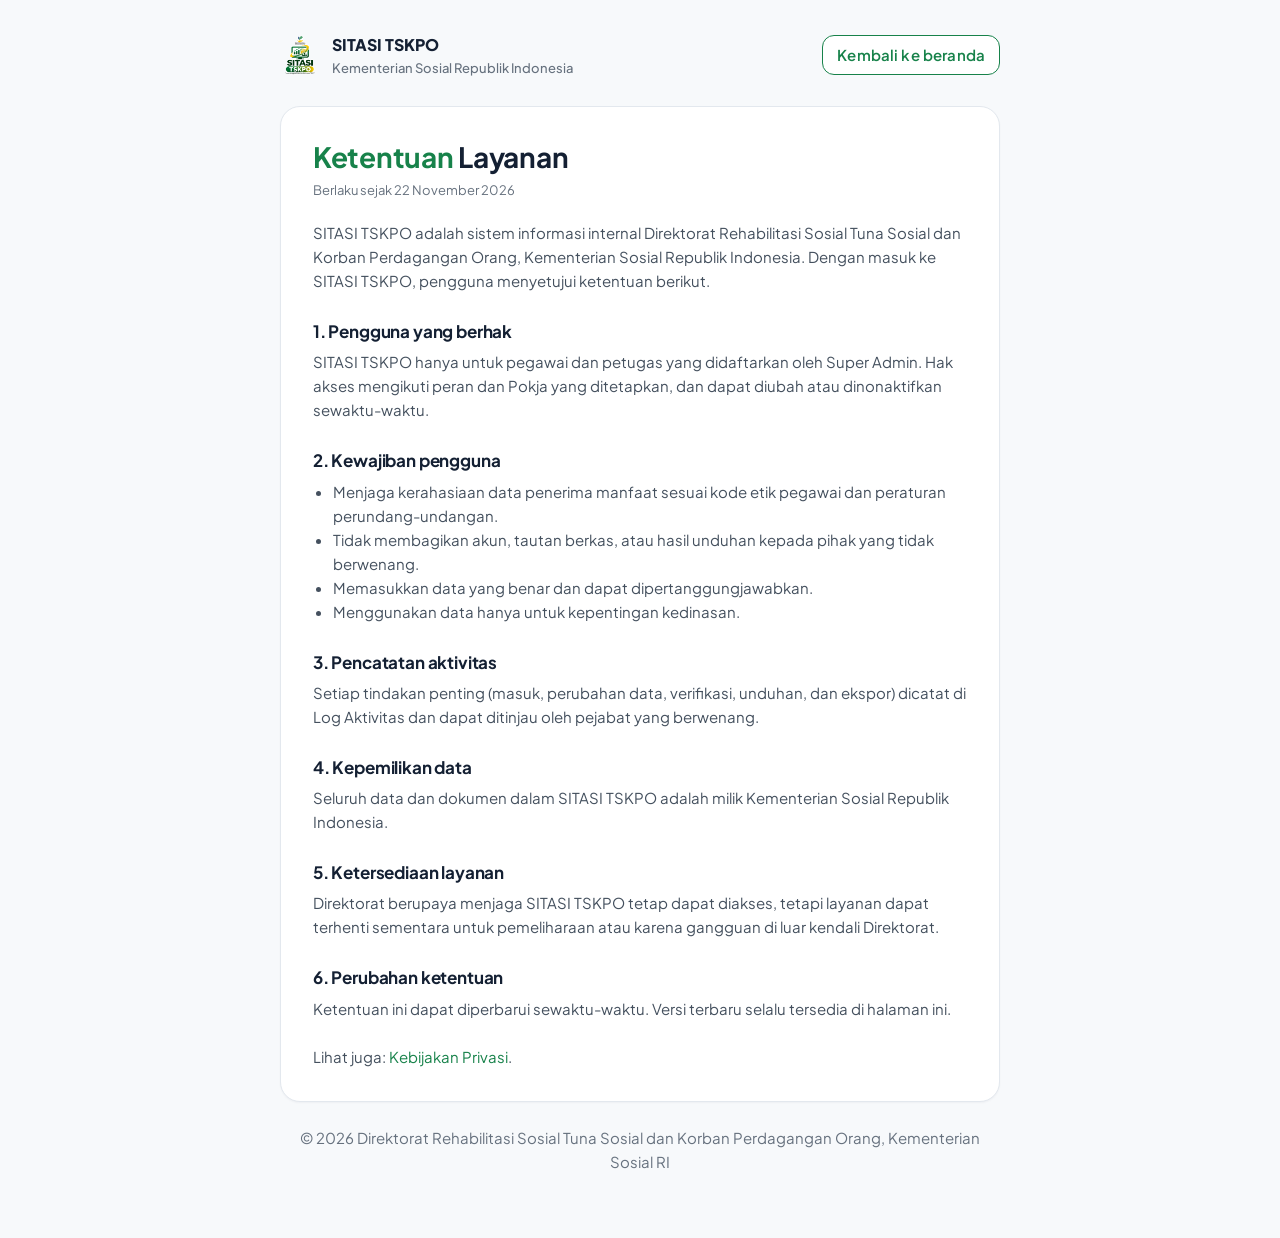
<file: ketentuan.html>
<!DOCTYPE html>
<html lang="id">
<head>
  <meta charset="utf-8">
  <meta name="viewport" content="width=device-width, initial-scale=1">
  <title>Ketentuan Layanan · SITASI TSKPO</title>
  <meta name="description" content="Ketentuan layanan SITASI TSKPO, sistem informasi internal Direktorat Rehabilitasi Sosial Tuna Sosial dan Korban Perdagangan Orang, Kementerian Sosial RI.">
  <meta name="theme-color" content="#17824A">
  <link rel="icon" href="assets/logo-sitasi.png" type="image/png">
  <link rel="apple-touch-icon" href="assets/logo-sitasi.png">
  <link rel="preconnect" href="https://fonts.googleapis.com">
  <link rel="preconnect" href="https://fonts.gstatic.com" crossorigin>
  <link rel="stylesheet" href="https://fonts.googleapis.com/css2?family=Plus+Jakarta+Sans:wght@400;600;700;800&display=swap">
  <link rel="stylesheet" href="css/style.css?v=2.2.0">
  <style>
    .dok { max-width: 760px; margin: 0 auto; padding: 32px 20px 64px; }
    .dok-kepala { display: flex; align-items: center; justify-content: space-between; gap: 12px; flex-wrap: wrap; margin-bottom: 28px; }
    .dok-merek { display: inline-flex; align-items: center; gap: 12px; color: var(--judul); text-decoration: none; font-weight: 800; }
    .dok-merek small { display: block; font-weight: 500; color: var(--redup); font-size: .8125rem; }
    .dok-kartu { background: var(--kartu); border: 1px solid var(--garis); border-radius: var(--r-kartu); padding: 32px; box-shadow: var(--bayang-1); }
    .dok h1 { color: var(--judul); font-size: 1.75rem; line-height: 1.25; margin: 0 0 6px; }
    .dok h1 span { color: var(--hijau); }
    .dok h2 { color: var(--judul); font-size: 1.0625rem; margin: 28px 0 8px; }
    .dok p, .dok li { font-size: .9375rem; }
    .dok ul { padding-left: 20px; margin: 8px 0; }
    .dok .tgl { color: var(--redup); font-size: .8125rem; margin: 0 0 20px; }
    .dok a { color: var(--hijau); }
    .dok a.dok-merek { color: var(--judul); }
    .dok-kaki { margin-top: 24px; color: var(--redup); font-size: .8125rem; text-align: center; }
    @media (max-width: 600px) { .dok-kartu { padding: 22px 18px; } .dok h1 { font-size: 1.4rem; } }
  </style>
</head>
<body>
  <main class="dok">
    <header class="dok-kepala">
      <a class="dok-merek" href="./"><img src="assets/logo-sitasi.png" width="40" height="40" alt="Logo SITASI TSKPO" style="width:40px;height:40px;border-radius:12px;object-fit:contain" onerror="this.outerHTML='<span class=&quot;logo-mono&quot; style=&quot;width:40px;height:40px;border-radius:12px&quot;>ST</span>'"><span>SITASI TSKPO<small>Kementerian Sosial Republik Indonesia</small></span></a>
      <a class="btn btn-secondary btn-sm" href="./">Kembali ke beranda</a>
    </header>

    <article class="dok-kartu">
      <h1><span>Ketentuan</span> Layanan</h1>
      <p class="tgl">Berlaku sejak 22 November 2026</p>

      <p>SITASI TSKPO adalah sistem informasi internal Direktorat Rehabilitasi Sosial Tuna Sosial dan Korban Perdagangan Orang, Kementerian Sosial Republik Indonesia. Dengan masuk ke SITASI TSKPO, pengguna menyetujui ketentuan berikut.</p>

      <h2>1. Pengguna yang berhak</h2>
      <p>SITASI TSKPO hanya untuk pegawai dan petugas yang didaftarkan oleh Super Admin. Hak akses mengikuti peran dan Pokja yang ditetapkan, dan dapat diubah atau dinonaktifkan sewaktu-waktu.</p>

      <h2>2. Kewajiban pengguna</h2>
      <ul>
        <li>Menjaga kerahasiaan data penerima manfaat sesuai kode etik pegawai dan peraturan perundang-undangan.</li>
        <li>Tidak membagikan akun, tautan berkas, atau hasil unduhan kepada pihak yang tidak berwenang.</li>
        <li>Memasukkan data yang benar dan dapat dipertanggungjawabkan.</li>
        <li>Menggunakan data hanya untuk kepentingan kedinasan.</li>
      </ul>

      <h2>3. Pencatatan aktivitas</h2>
      <p>Setiap tindakan penting (masuk, perubahan data, verifikasi, unduhan, dan ekspor) dicatat di Log Aktivitas dan dapat ditinjau oleh pejabat yang berwenang.</p>

      <h2>4. Kepemilikan data</h2>
      <p>Seluruh data dan dokumen dalam SITASI TSKPO adalah milik Kementerian Sosial Republik Indonesia.</p>

      <h2>5. Ketersediaan layanan</h2>
      <p>Direktorat berupaya menjaga SITASI TSKPO tetap dapat diakses, tetapi layanan dapat terhenti sementara untuk pemeliharaan atau karena gangguan di luar kendali Direktorat.</p>

      <h2>6. Perubahan ketentuan</h2>
      <p>Ketentuan ini dapat diperbarui sewaktu-waktu. Versi terbaru selalu tersedia di halaman ini.</p>

      <p style="margin-top:24px">Lihat juga: <a href="privasi.html">Kebijakan Privasi</a>.</p>
    </article>
    <p class="dok-kaki">© 2026 Direktorat Rehabilitasi Sosial Tuna Sosial dan Korban Perdagangan Orang, Kementerian Sosial RI</p>
  </main>
</body>
</html>
</file>
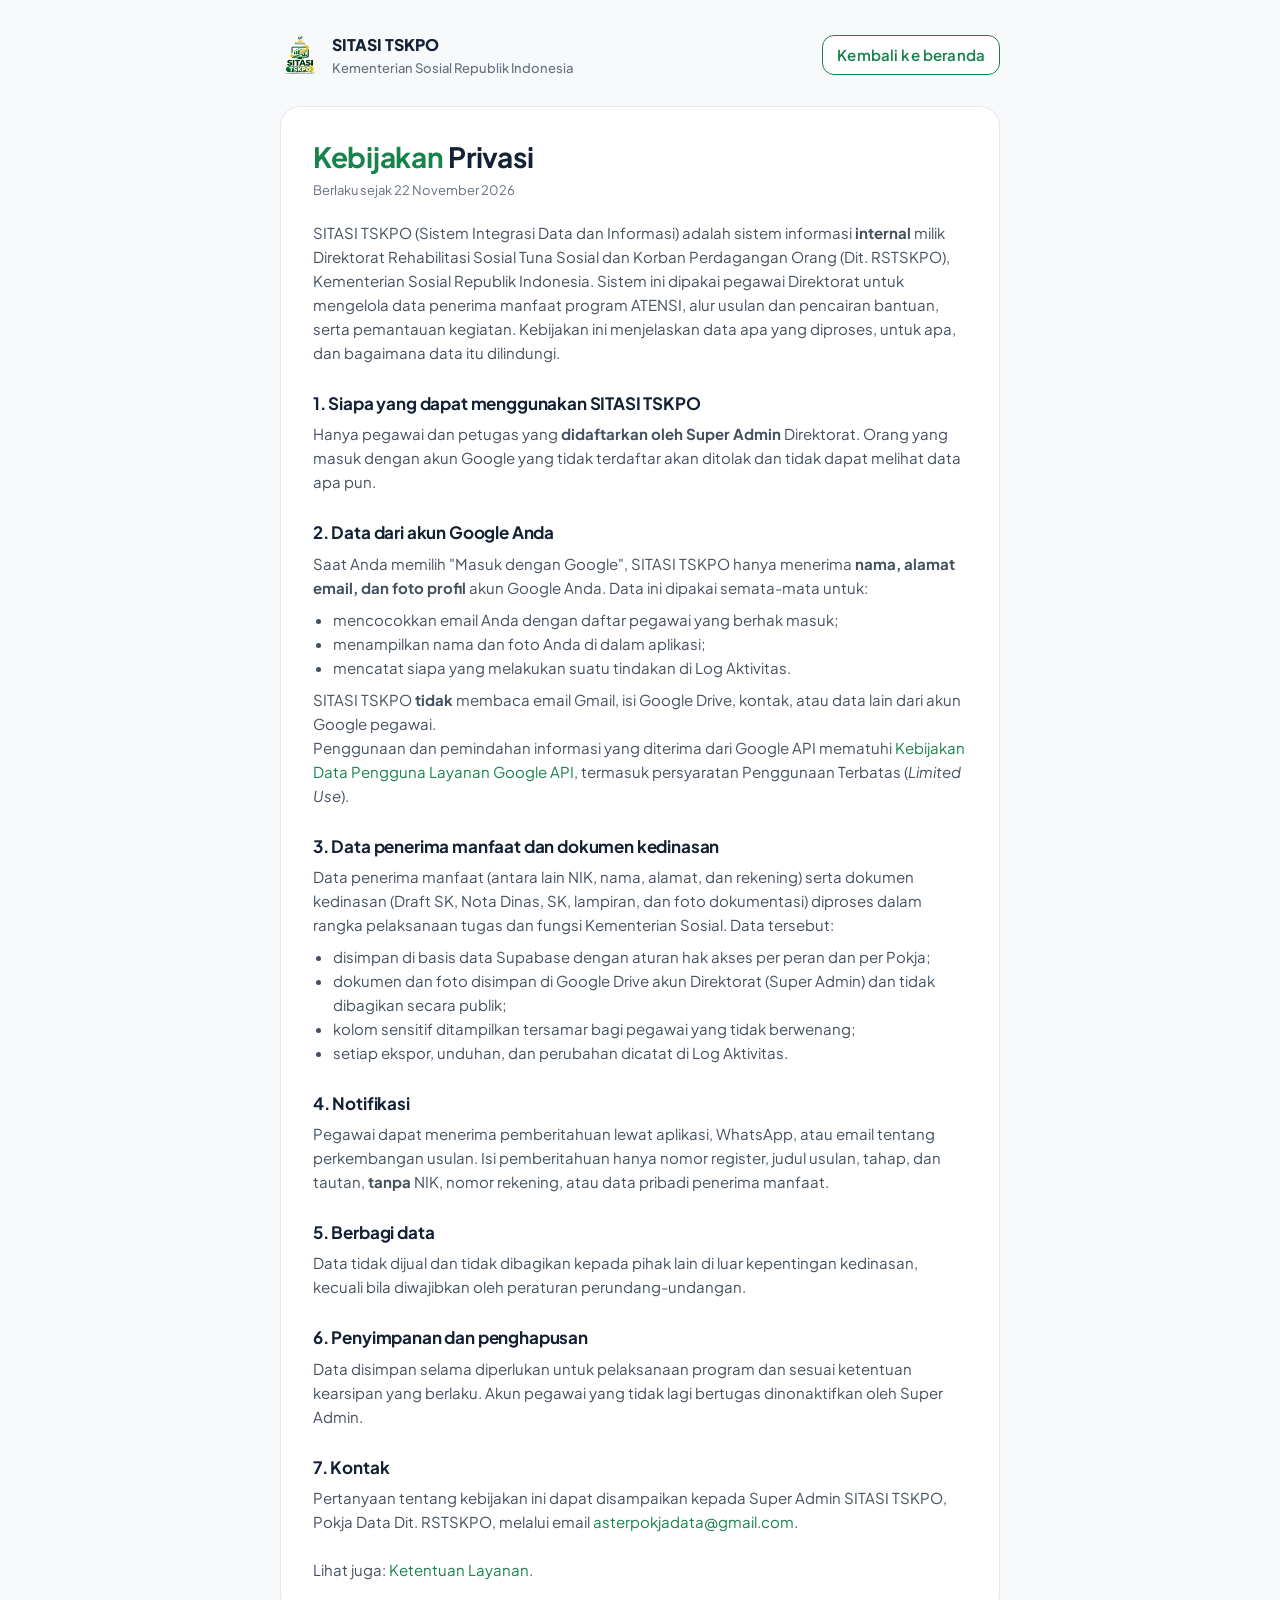
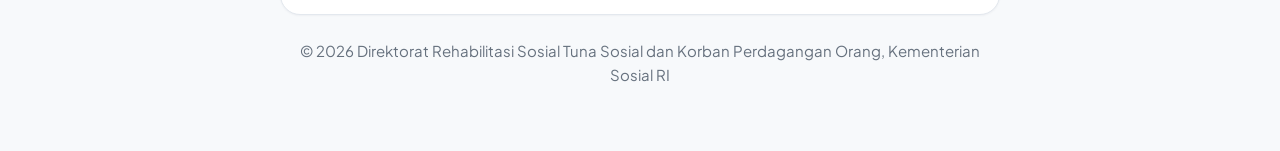
<file: privasi.html>
<!DOCTYPE html>
<html lang="id">
<head>
  <meta charset="utf-8">
  <meta name="viewport" content="width=device-width, initial-scale=1">
  <title>Kebijakan Privasi · SITASI TSKPO</title>
  <meta name="description" content="Kebijakan privasi SITASI TSKPO, sistem informasi internal Direktorat Rehabilitasi Sosial Tuna Sosial dan Korban Perdagangan Orang, Kementerian Sosial RI.">
  <meta name="theme-color" content="#17824A">
  <link rel="icon" href="assets/logo-sitasi.png" type="image/png">
  <link rel="apple-touch-icon" href="assets/logo-sitasi.png">
  <link rel="preconnect" href="https://fonts.googleapis.com">
  <link rel="preconnect" href="https://fonts.gstatic.com" crossorigin>
  <link rel="stylesheet" href="https://fonts.googleapis.com/css2?family=Plus+Jakarta+Sans:wght@400;600;700;800&display=swap">
  <link rel="stylesheet" href="css/style.css?v=2.2.0">
  <style>
    .dok { max-width: 760px; margin: 0 auto; padding: 32px 20px 64px; }
    .dok-kepala { display: flex; align-items: center; justify-content: space-between; gap: 12px; flex-wrap: wrap; margin-bottom: 28px; }
    .dok-merek { display: inline-flex; align-items: center; gap: 12px; color: var(--judul); text-decoration: none; font-weight: 800; }
    .dok-merek small { display: block; font-weight: 500; color: var(--redup); font-size: .8125rem; }
    .dok-kartu { background: var(--kartu); border: 1px solid var(--garis); border-radius: var(--r-kartu); padding: 32px; box-shadow: var(--bayang-1); }
    .dok h1 { color: var(--judul); font-size: 1.75rem; line-height: 1.25; margin: 0 0 6px; }
    .dok h1 span { color: var(--hijau); }
    .dok h2 { color: var(--judul); font-size: 1.0625rem; margin: 28px 0 8px; }
    .dok p, .dok li { font-size: .9375rem; }
    .dok ul { padding-left: 20px; margin: 8px 0; }
    .dok .tgl { color: var(--redup); font-size: .8125rem; margin: 0 0 20px; }
    .dok a { color: var(--hijau); }
    .dok a.dok-merek { color: var(--judul); }
    .dok-kaki { margin-top: 24px; color: var(--redup); font-size: .8125rem; text-align: center; }
    @media (max-width: 600px) { .dok-kartu { padding: 22px 18px; } .dok h1 { font-size: 1.4rem; } }
  </style>
</head>
<body>
  <main class="dok">
    <header class="dok-kepala">
      <a class="dok-merek" href="./"><img src="assets/logo-sitasi.png" width="40" height="40" alt="Logo SITASI TSKPO" style="width:40px;height:40px;border-radius:12px;object-fit:contain" onerror="this.outerHTML='<span class=&quot;logo-mono&quot; style=&quot;width:40px;height:40px;border-radius:12px&quot;>ST</span>'"><span>SITASI TSKPO<small>Kementerian Sosial Republik Indonesia</small></span></a>
      <a class="btn btn-secondary btn-sm" href="./">Kembali ke beranda</a>
    </header>

    <article class="dok-kartu">
      <h1><span>Kebijakan</span> Privasi</h1>
      <p class="tgl">Berlaku sejak 22 November 2026</p>

      <p>SITASI TSKPO (Sistem Integrasi Data dan Informasi) adalah sistem informasi <b>internal</b> milik Direktorat Rehabilitasi Sosial Tuna Sosial dan Korban Perdagangan Orang (Dit. RSTSKPO), Kementerian Sosial Republik Indonesia. Sistem ini dipakai pegawai Direktorat untuk mengelola data penerima manfaat program ATENSI, alur usulan dan pencairan bantuan, serta pemantauan kegiatan. Kebijakan ini menjelaskan data apa yang diproses, untuk apa, dan bagaimana data itu dilindungi.</p>

      <h2>1. Siapa yang dapat menggunakan SITASI TSKPO</h2>
      <p>Hanya pegawai dan petugas yang <b>didaftarkan oleh Super Admin</b> Direktorat. Orang yang masuk dengan akun Google yang tidak terdaftar akan ditolak dan tidak dapat melihat data apa pun.</p>

      <h2>2. Data dari akun Google Anda</h2>
      <p>Saat Anda memilih "Masuk dengan Google", SITASI TSKPO hanya menerima <b>nama, alamat email, dan foto profil</b> akun Google Anda. Data ini dipakai semata-mata untuk:</p>
      <ul>
        <li>mencocokkan email Anda dengan daftar pegawai yang berhak masuk;</li>
        <li>menampilkan nama dan foto Anda di dalam aplikasi;</li>
        <li>mencatat siapa yang melakukan suatu tindakan di Log Aktivitas.</li>
      </ul>
      <p>SITASI TSKPO <b>tidak</b> membaca email Gmail, isi Google Drive, kontak, atau data lain dari akun Google pegawai.</p>
      <p>Penggunaan dan pemindahan informasi yang diterima dari Google API mematuhi <a href="https://developers.google.com/terms/api-services-user-data-policy" target="_blank" rel="noopener">Kebijakan Data Pengguna Layanan Google API</a>, termasuk persyaratan Penggunaan Terbatas (<i>Limited Use</i>).</p>

      <h2>3. Data penerima manfaat dan dokumen kedinasan</h2>
      <p>Data penerima manfaat (antara lain NIK, nama, alamat, dan rekening) serta dokumen kedinasan (Draft SK, Nota Dinas, SK, lampiran, dan foto dokumentasi) diproses dalam rangka pelaksanaan tugas dan fungsi Kementerian Sosial. Data tersebut:</p>
      <ul>
        <li>disimpan di basis data Supabase dengan aturan hak akses per peran dan per Pokja;</li>
        <li>dokumen dan foto disimpan di Google Drive akun Direktorat (Super Admin) dan tidak dibagikan secara publik;</li>
        <li>kolom sensitif ditampilkan tersamar bagi pegawai yang tidak berwenang;</li>
        <li>setiap ekspor, unduhan, dan perubahan dicatat di Log Aktivitas.</li>
      </ul>

      <h2>4. Notifikasi</h2>
      <p>Pegawai dapat menerima pemberitahuan lewat aplikasi, WhatsApp, atau email tentang perkembangan usulan. Isi pemberitahuan hanya nomor register, judul usulan, tahap, dan tautan, <b>tanpa</b> NIK, nomor rekening, atau data pribadi penerima manfaat.</p>

      <h2>5. Berbagi data</h2>
      <p>Data tidak dijual dan tidak dibagikan kepada pihak lain di luar kepentingan kedinasan, kecuali bila diwajibkan oleh peraturan perundang-undangan.</p>

      <h2>6. Penyimpanan dan penghapusan</h2>
      <p>Data disimpan selama diperlukan untuk pelaksanaan program dan sesuai ketentuan kearsipan yang berlaku. Akun pegawai yang tidak lagi bertugas dinonaktifkan oleh Super Admin.</p>

      <h2>7. Kontak</h2>
      <p>Pertanyaan tentang kebijakan ini dapat disampaikan kepada Super Admin SITASI TSKPO, Pokja Data Dit. RSTSKPO, melalui email <a href="mailto:asterpokjadata@gmail.com">asterpokjadata@gmail.com</a>.</p>

      <p style="margin-top:24px">Lihat juga: <a href="ketentuan.html">Ketentuan Layanan</a>.</p>
    </article>
    <p class="dok-kaki">© 2026 Direktorat Rehabilitasi Sosial Tuna Sosial dan Korban Perdagangan Orang, Kementerian Sosial RI</p>
  </main>
</body>
</html>
</file>
<file: css/style.css>
/* =====================================================================
   SITASI TSKPO — Design System v4 (sumber: DESIGN.md)
   Satuan teks memakai rem supaya tombol A+ memperbesar seluruh teks.
   ===================================================================== */

:root {
  --hijau: #17824A; --hijau-hover: #126A3C; --hijau-tekan: #0E5530;
  --hijau-tint: #E6F4EC; --hijau-lembut: #CFE9DA; --hijau-garis: #BFE0CD; --hijau-latar: #F2F7F4;
  --biru: #2A4B8D; --biru-tint: #E6ECF7; --biru-teks: #1F3C73;
  --emas: #E7B416; --emas-tint: #FBF0CC; --emas-teks: #4A3A05; --emas-teks2: #6B4E08;
  --merah: #A12D1F; --merah-tint: #FDE7E3;
  --judul: #142033; --teks: #44505E; --redup: #66717E;
  --latar: #F7F9FB; --kartu: #FFFFFF; --garis: #E3E8EE; --garis-halus: #EEF1F4;
  --gelap: #0B3B2A; --gelap-naik: #12503A; --gelap-navy: #12264A;
  --gelap-teks: #F2F8F4; --gelap-teks2: #B9CFC3;

  --r-kartu: 20px; --r-kontrol: 12px; --r-chip: 10px; --r-pil: 9999px;
  --bayang-1: 0 1px 2px rgba(20,32,51,.04);
  --bayang-2: 0 8px 24px rgba(20,32,51,.08);
  --bayang-3: 0 12px 32px rgba(20,32,51,.12);
  --ease: cubic-bezier(.2,.8,.2,1);
  --sidebar: 280px; --topbar: 72px;
  --font: 'Plus Jakarta Sans', system-ui, -apple-system, 'Segoe UI', Roboto, sans-serif;
  --mono: ui-monospace, 'SFMono-Regular', Menlo, Consolas, monospace;
}

/* ---------------------------------------------------------------- dasar */
*, *::before, *::after { box-sizing: border-box; }
html { font-size: 100%; -webkit-text-size-adjust: 100%; scroll-behavior: smooth; }
html.teks-112 { font-size: 112.5%; }
html.teks-125 { font-size: 125%; }
body {
  margin: 0; font-family: var(--font); font-size: 1rem; line-height: 1.6;
  color: var(--teks); background: var(--latar);
  -webkit-font-smoothing: antialiased; text-rendering: optimizeLegibility;
}
h1, h2, h3, h4 { color: var(--judul); line-height: 1.25; margin: 0; letter-spacing: -0.01em; }
p { margin: 0; }
a { color: var(--biru); text-decoration: none; }
a:hover { text-decoration: underline; }
img { max-width: 100%; display: block; }
button, input, select, textarea { font: inherit; color: inherit; }
button { cursor: pointer; }
:focus-visible { outline: 2px solid var(--biru); outline-offset: 2px; border-radius: 6px; }
.angka, .tnum { font-variant-numeric: tabular-nums; }
.mono { font-family: var(--mono); font-size: .875rem; }
.redup { color: var(--redup); }
.sr-only { position: absolute; width: 1px; height: 1px; padding: 0; margin: -1px; overflow: hidden; clip: rect(0 0 0 0); white-space: nowrap; border: 0; }
.ik { flex: none; display: inline-block; vertical-align: middle; }
[hidden] { display: none !important; }
::selection { background: var(--hijau-lembut); color: var(--judul); }

/* ---------------------------------------------------------------- pola judul */
.pill {
  display: inline-flex; align-items: center; gap: 6px; height: 28px; padding: 0 12px;
  border-radius: var(--r-pil); background: var(--emas-tint); color: var(--emas-teks);
  font-size: .8125rem; font-weight: 700; letter-spacing: .06em; text-transform: uppercase; white-space: nowrap;
}
.pill::before { content: ''; width: 6px; height: 6px; border-radius: 50%; background: var(--emas); }
.pill.tanpa-titik::before { display: none; }
.hl {
  position: relative; display: inline; padding: 0 10px; border-radius: var(--r-chip);
  background: var(--emas-tint); color: var(--judul);
  -webkit-box-decoration-break: clone; box-decoration-break: clone;
}

.page-head {
  display: flex; align-items: center; gap: 24px; margin-bottom: 24px;
  background: var(--kartu); border: 1px solid var(--garis); border-radius: var(--r-kartu);
  padding: 24px 28px; box-shadow: var(--bayang-1);
}
.page-head-main { flex: 1 1 auto; min-width: 0; display: grid; gap: 10px; justify-items: start; }
.page-title {
  font-size: 2rem; font-weight: 800; letter-spacing: -0.02em; line-height: 1.3;
}
.page-sub { color: var(--redup); font-size: 1rem; max-width: 72ch; }
.page-actions { display: flex; flex-wrap: wrap; gap: 10px; align-items: center; justify-content: flex-end; flex: none; }
.status-chip {
  display: inline-flex; align-items: center; gap: 8px; height: 32px; padding: 0 12px;
  border: 1px solid var(--garis); border-radius: var(--r-pil); background: #fff;
  font-size: .8125rem; font-weight: 600; color: var(--teks); white-space: nowrap;
}
.status-chip .titik { width: 8px; height: 8px; border-radius: 50%; background: var(--hijau); box-shadow: 0 0 0 3px var(--hijau-tint); }

/* ---------------------------------------------------------------- tombol */
.btn {
  position: relative; overflow: hidden; isolation: isolate;
  display: inline-flex; align-items: center; justify-content: center; gap: 8px;
  min-height: 48px; padding: 0 20px; border-radius: var(--r-kontrol);
  border: 1px solid transparent; background: transparent; color: var(--teks);
  font-size: 1rem; font-weight: 600; letter-spacing: .01em; line-height: 1.2; white-space: nowrap;
  text-decoration: none !important; user-select: none;
  transition: background-color .2s var(--ease), color .2s var(--ease), border-color .2s var(--ease),
              border-radius .2s var(--ease), box-shadow .2s var(--ease), transform .12s var(--ease);
}
.btn:active { transform: scale(.96); }
.btn[disabled], .btn.is-loading { pointer-events: none; }
.btn[disabled] { background: #EAEFEE !important; color: var(--redup) !important; border-color: transparent !important; box-shadow: none !important; }
.btn .arah { transition: transform .2s var(--ease); }
.btn:hover .arah, .btn:focus-visible .arah { transform: translateX(4px); }
.btn-primary { background: var(--hijau); color: #fff; }
.btn-primary:hover, .btn-primary:focus-visible { background: var(--hijau-hover); border-radius: 24px; box-shadow: 0 8px 20px -8px rgba(23,130,74,.55); }
.btn-primary:active { background: var(--hijau-tekan); }
.btn-secondary { background: #fff; border-color: var(--hijau); color: var(--hijau); }
.btn-secondary::after {
  content: ''; position: absolute; inset: 0; z-index: -1; background: var(--hijau-tint);
  transform: scaleX(0); transform-origin: left; transition: transform .25s var(--ease);
}
.btn-secondary:hover::after, .btn-secondary:focus-visible::after { transform: scaleX(1); }
.btn-secondary:hover { color: var(--hijau-tekan); }
.btn-blue { background: var(--biru); color: #fff; }
.btn-blue:hover { background: #223E74; }
.btn-ghost { color: var(--teks); }
.btn-ghost:hover, .btn-ghost:focus-visible { background: var(--hijau-tint); color: var(--judul); }
.btn-danger { background: var(--merah); color: #fff; }
.btn-danger:hover { background: #86251A; }
.btn-white { background: #fff; color: var(--gelap); }
.btn-white:hover, .btn-white:focus-visible { box-shadow: 0 0 0 4px rgba(231,180,22,.35), 0 10px 30px -10px rgba(231,180,22,.6); }
.btn-outline-white { border-color: rgba(255,255,255,.45); color: #fff; }
.btn-outline-white:hover { background: rgba(255,255,255,.1); }
.btn-lg { min-height: 56px; padding: 0 26px; font-size: 1.0625rem; }
.btn-sm { min-height: 40px; padding: 0 14px; font-size: .9375rem; }
.btn-block { width: 100%; }
.btn-icon { width: 44px; min-height: 44px; padding: 0; border-radius: var(--r-kontrol); color: var(--teks); }
.btn-icon:hover, .btn-icon:focus-visible { background: var(--hijau-tint); color: var(--judul); }
.btn .spinner { width: 18px; height: 18px; border-radius: 50%; border: 2px solid currentColor; border-right-color: transparent; animation: putar .7s linear infinite; }
.ripple { position: absolute; border-radius: 50%; pointer-events: none; z-index: 0; transform: scale(0); opacity: .45; background: currentColor; animation: riak .5s var(--ease) forwards; }
.btn-primary .ripple, .btn-blue .ripple, .btn-danger .ripple { background: #fff; }
@keyframes riak { to { transform: scale(2.6); opacity: 0; } }
@keyframes putar { to { transform: rotate(360deg); } }

.tautan-btn { background: none; border: 0; padding: 0; color: var(--biru); font-weight: 600; display: inline-flex; gap: 6px; align-items: center; min-height: 44px; }
.tautan-btn:hover { text-decoration: underline; }

/* ---------------------------------------------------------------- kartu */
.card { background: var(--kartu); border: 1px solid var(--garis); border-radius: var(--r-kartu); box-shadow: var(--bayang-1); padding: 24px; }
.card + .card { margin-top: 24px; }
.card-head { display: flex; align-items: center; gap: 14px; margin-bottom: 16px; flex-wrap: wrap; }
.card-head .ubin { flex: none; }
.card-title { font-size: 1.25rem; font-weight: 700; }
.card-sub { color: var(--redup); font-size: .9375rem; margin-top: 2px; }
.card-head .spacer { flex: 1; }
.card-click { cursor: pointer; transition: transform .2s var(--ease), box-shadow .2s var(--ease), border-color .2s var(--ease); }
.card-click:hover { transform: translateY(-4px); box-shadow: var(--bayang-2); border-color: var(--hijau-garis); }
.card-click:hover .ubin { transform: scale(1.05); }
.card-click:active { transform: scale(.98); }
.ubin {
  width: 44px; height: 44px; border-radius: 14px; display: grid; place-items: center;
  background: var(--hijau-tint); color: var(--hijau); transition: transform .2s var(--ease);
}
.ubin.biru { background: var(--biru-tint); color: var(--biru); }
.ubin.emas { background: var(--emas-tint); color: var(--emas-teks2); }
.ubin.merah { background: var(--merah-tint); color: var(--merah); }
.info-card { display: flex; gap: 12px; align-items: flex-start; padding: 16px 18px; border-radius: 16px; background: var(--hijau-latar); color: var(--judul); font-size: .9375rem; }
.info-card.biru { background: var(--biru-tint); }
.info-card.emas { background: var(--emas-tint); color: var(--emas-teks); }
.info-card .ik { margin-top: 2px; color: var(--hijau); }
.info-card.biru .ik { color: var(--biru); }
.info-card.emas .ik { color: var(--emas-teks2); }

.grid { display: grid; gap: 24px; }
.grid-2 { grid-template-columns: repeat(2, minmax(0, 1fr)); }
.grid-3 { grid-template-columns: repeat(3, minmax(0, 1fr)); }
.grid-4 { grid-template-columns: repeat(4, minmax(0, 1fr)); }
.stack { display: grid; gap: 24px; }

/* ---------------------------------------------------------------- KPI */
.kpi-row { display: grid; gap: 24px; grid-template-columns: repeat(var(--kolom, 4), minmax(0, 1fr)); margin-bottom: 24px; }
.kpi {
  --t: #DDF1E8; --s: #17824A;
  position: relative; min-height: 148px; padding: 24px; border-radius: var(--r-kartu);
  background: linear-gradient(180deg, var(--t), color-mix(in srgb, var(--t) 70%, #fff));
  border: 1px solid color-mix(in srgb, var(--s) 16%, transparent);
  display: flex; flex-direction: column; gap: 6px; overflow: hidden;
}
.kpi.sky { --t: #E0F1FA; --s: #4FA8E0; } .kpi.gold { --t: #FBF0CC; --s: #E7B416; }
.kpi.coral { --t: #FCE4DE; --s: #D9644A; } .kpi.teal { --t: #D9F0EF; --s: #12A5A0; }
.kpi.violet { --t: #ECE9F7; --s: #7B5EC2; } .kpi.orange { --t: #FCE9D6; --s: #E58A2E; }
.kpi.blue { --t: #E6ECF7; --s: #2A4B8D; }
.kpi-badge {
  position: absolute; top: 18px; right: 18px; width: 48px; height: 48px; border-radius: 50%;
  display: grid; place-items: center; background: var(--s); color: #fff;
  box-shadow: 0 8px 18px -8px var(--s);
}
.kpi.gold .kpi-badge, .kpi.sky .kpi-badge, .kpi.teal .kpi-badge, .kpi.orange .kpi-badge { color: var(--judul); }
.kpi-label { font-size: .8125rem; font-weight: 700; letter-spacing: .06em; text-transform: uppercase; color: var(--teks); padding-right: 60px; }
.kpi-num {
  margin-top: auto; color: var(--judul); font-weight: 800; letter-spacing: -0.02em; line-height: 1.1;
  font-size: clamp(1.75rem, 2.4vw, 2.75rem); white-space: nowrap; font-variant-numeric: tabular-nums;
  overflow: hidden; text-overflow: clip;
}
.kpi-num small { font-size: .45em; font-weight: 700; color: var(--teks); margin-left: 6px; letter-spacing: 0; }
.kpi-note { font-size: .875rem; color: var(--teks); }

/* ---------------------------------------------------------------- lencana & chip */
.badge {
  display: inline-flex; align-items: center; gap: 6px; height: 28px; padding: 0 12px;
  border-radius: var(--r-pil); font-size: .8125rem; font-weight: 700; white-space: nowrap; line-height: 1;
}
.badge .ik { width: 15px; height: 15px; }
.b-ok { background: #DDF1E8; color: #14573F; }
.b-wait { background: #FBF0D3; color: #7A5A0E; }
.b-fix { background: #FDE7E3; color: #A12D1F; }
.b-draft { background: #EAEFEE; color: #4A5C57; }
.b-proc { background: #E6ECF7; color: #1F3C73; }
.b-no { background: #F9DEDC; color: #8F1F1A; }
.b-lock { background: #EEF1F4; color: #66717E; }
.b-gold { background: var(--emas-tint); color: var(--emas-teks); }
.b-violet { background: #ECE9F7; color: #4F3A8C; }
.chip-pokja {
  --c: #5B6B7F; --ct: #E8ECF1; --cx: #3A4656;
  display: inline-flex; align-items: center; gap: 7px; height: 28px; padding: 0 11px 0 9px;
  border-radius: var(--r-pil); background: var(--ct); color: var(--cx);
  font-size: .8125rem; font-weight: 700; white-space: nowrap;
}
.chip-pokja::before { content: ''; width: 8px; height: 8px; border-radius: 50%; background: var(--c); flex: none; }
.chip-pokja.putih { background: #fff; border: 1px solid var(--garis); color: var(--judul); }
.chips { display: flex; flex-wrap: wrap; gap: 6px; }
.avatar {
  --c: var(--hijau); flex: none; width: 40px; height: 40px; border-radius: 50%;
  display: grid; place-items: center; font-weight: 800; font-size: .875rem;
  background: color-mix(in srgb, var(--c) 16%, #fff); color: color-mix(in srgb, var(--c) 70%, #000);
  border: 1px solid color-mix(in srgb, var(--c) 25%, #fff);
}
.avatar.kecil { width: 32px; height: 32px; font-size: .75rem; }

/* ---------------------------------------------------------------- formulir */
.field { display: grid; gap: 8px; }
.label { font-size: .875rem; font-weight: 600; color: var(--judul); }
.label .wajib { color: var(--merah); margin-left: 2px; }
.input, .select, .textarea {
  width: 100%; min-height: 48px; padding: 0 14px; border-radius: var(--r-kontrol);
  border: 1px solid var(--garis); background: #fff; color: var(--judul); font-size: 1rem;
  transition: border-color .15s var(--ease), box-shadow .15s var(--ease);
}
.textarea { padding: 12px 14px; min-height: 110px; resize: vertical; line-height: 1.5; }
.select { appearance: none; padding-right: 40px; background-image: url("data:image/svg+xml,%3Csvg xmlns='http://www.w3.org/2000/svg' width='20' height='20' viewBox='0 0 24 24' fill='none' stroke='%2344505E' stroke-width='1.75' stroke-linecap='round' stroke-linejoin='round'%3E%3Cpath d='m6 9 6 6 6-6'/%3E%3C/svg%3E"); background-repeat: no-repeat; background-position: right 12px center; }
.input::placeholder, .textarea::placeholder { color: var(--redup); }
.input:hover, .select:hover, .textarea:hover { border-color: #C9D2DC; }
.input:focus, .select:focus, .textarea:focus { outline: none; border-color: var(--biru); box-shadow: 0 0 0 3px rgba(42,75,141,.15); }
.input[disabled], .select[disabled] { background: #F2F5F7; color: var(--redup); }
.field.salah .input, .field.salah .select, .field.salah .textarea { border-color: var(--merah); }
.help { font-size: .875rem; color: var(--redup); }
.err { font-size: .875rem; color: var(--merah); display: flex; gap: 6px; align-items: center; }
.input-ikon { position: relative; }
.input-ikon .ik { position: absolute; left: 14px; top: 50%; transform: translateY(-50%); color: var(--redup); pointer-events: none; }
.input-ikon .input { padding-left: 44px; }
.form-grid { display: grid; gap: 20px; grid-template-columns: repeat(2, minmax(0, 1fr)); }
.form-grid .penuh { grid-column: 1 / -1; }
.form-section { border: 1px solid var(--garis); border-radius: 16px; padding: 20px; }
.form-section + .form-section { margin-top: 16px; }
.form-section-head { display: flex; align-items: center; gap: 10px; margin-bottom: 16px; }
.form-section-head .no { width: 28px; height: 28px; border-radius: 50%; background: var(--hijau-tint); color: var(--hijau); font-weight: 800; font-size: .875rem; display: grid; place-items: center; }
.form-section-head h3 { font-size: 1.0625rem; font-weight: 700; }
.pilihan { display: grid; gap: 10px; grid-template-columns: repeat(var(--kol, 2), minmax(0, 1fr)); }
.pilihan label {
  position: relative; display: flex; gap: 12px; align-items: flex-start; padding: 14px 16px; min-height: 48px;
  border: 1px solid var(--garis); border-radius: var(--r-kontrol); cursor: pointer; background: #fff;
  transition: border-color .15s var(--ease), background-color .15s var(--ease);
}
.pilihan label:hover { border-color: var(--hijau-garis); }
.pilihan input { margin-top: 3px; accent-color: var(--hijau); width: 18px; height: 18px; flex: none; }
.pilihan label:has(input:checked) { border-color: var(--hijau); background: var(--hijau-latar); }
.pilihan label:has(input:disabled) { opacity: .55; cursor: not-allowed; }
.pilihan b { display: block; color: var(--judul); font-weight: 700; font-size: .9375rem; }
.pilihan small { display: block; color: var(--redup); font-size: .8125rem; line-height: 1.4; }
.segmen { display: inline-flex; padding: 3px; background: var(--latar); border: 1px solid var(--garis); border-radius: 12px; gap: 2px; }
.segmen button { min-height: 38px; padding: 0 12px; border: 0; background: transparent; border-radius: 9px; font-size: .875rem; font-weight: 600; color: var(--teks); }
.segmen button[aria-pressed="true"] { background: #fff; color: var(--hijau-tekan); box-shadow: 0 1px 3px rgba(20,32,51,.12); }
.saklar { position: relative; display: inline-flex; align-items: center; gap: 10px; cursor: pointer; min-height: 44px; }
.saklar input { appearance: none; width: 46px; height: 26px; border-radius: 13px; background: #CBD3DC; position: relative; cursor: pointer; transition: background .2s var(--ease); flex: none; margin: 0; }
.saklar input::after { content: ''; position: absolute; top: 3px; left: 3px; width: 20px; height: 20px; border-radius: 50%; background: #fff; box-shadow: 0 1px 3px rgba(0,0,0,.2); transition: transform .2s var(--ease); }
.saklar input:checked { background: var(--hijau); }
.saklar input:checked::after { transform: translateX(20px); }
.saklar span { font-weight: 600; color: var(--judul); font-size: .9375rem; }

/* ---------------------------------------------------------------- filter */
.filter-card { padding: 20px 24px; }
.filter-head { display: flex; align-items: center; gap: 10px; margin-bottom: 14px; font-weight: 700; color: var(--judul); }
.filter-grid { display: grid; gap: 14px; grid-template-columns: 2fr repeat(3, minmax(0, 1fr)) auto; align-items: end; }
.filter-grid .field .label { font-size: .8125rem; color: var(--teks); }

/* ---------------------------------------------------------------- tabel */
.table-card { padding: 0; overflow: hidden; }
.table-card .card-head { padding: 20px 24px 0; }
.table-wrap { overflow-x: auto; -webkit-overflow-scrolling: touch; }
.tbl { width: 100%; border-collapse: separate; border-spacing: 0; font-size: .9375rem; }
.tbl th {
  position: sticky; top: 0; z-index: 1; background: var(--latar); color: var(--teks); text-align: left;
  font-size: .8125rem; font-weight: 700; letter-spacing: .04em; text-transform: uppercase;
  padding: 14px 16px; border-bottom: 1px solid var(--garis); white-space: nowrap;
}
.tbl td { padding: 12px 16px; border-bottom: 1px solid var(--garis-halus); vertical-align: middle; color: var(--teks); font-weight: 500; }
.tbl tbody tr { transition: background-color .12s var(--ease); }
.tbl tbody tr:hover { background: var(--hijau-latar); }
.tbl tbody tr:last-child td { border-bottom: 0; }
.tbl .kanan { text-align: right; font-variant-numeric: tabular-nums; }
.tbl .no { width: 56px; color: var(--redup); font-variant-numeric: tabular-nums; }
.tbl .aksi { white-space: nowrap; width: 1%; }
.sel-id { display: flex; align-items: center; gap: 12px; min-width: 220px; }
.sel-id b { display: block; color: var(--judul); font-weight: 700; }
.sel-id small { display: block; color: var(--redup); font-size: .8125rem; }
.tbl-foot { display: flex; align-items: center; justify-content: space-between; gap: 16px; padding: 14px 24px; border-top: 1px solid var(--garis-halus); flex-wrap: wrap; font-size: .875rem; color: var(--teks); }
.pager { display: flex; gap: 6px; align-items: center; }
.pager button {
  min-width: 40px; height: 40px; padding: 0 10px; border-radius: var(--r-pil); border: 1px solid var(--garis);
  background: #fff; color: var(--teks); font-weight: 700; font-size: .875rem; font-variant-numeric: tabular-nums;
}
.pager button:hover:not([disabled]) { border-color: var(--hijau-garis); background: var(--hijau-latar); }
.pager button[aria-current="page"] { background: var(--hijau); border-color: var(--hijau); color: #fff; }
.pager button[disabled] { opacity: .45; cursor: not-allowed; }

/* ---------------------------------------------------------------- kosong, muat, galat */
.kosong { text-align: center; padding: 48px 24px; display: grid; justify-items: center; gap: 10px; }
.kosong .lingkar { width: 96px; height: 96px; border-radius: 50%; background: var(--hijau-latar); color: var(--hijau); display: grid; place-items: center; margin-bottom: 6px; }
.kosong h3 { font-size: 1.125rem; }
.kosong p { color: var(--redup); max-width: 48ch; }
.skel { position: relative; overflow: hidden; background: var(--garis-halus); border-radius: 10px; }
.skel::after { content: ''; position: absolute; inset: 0; transform: translateX(-100%); background: linear-gradient(90deg, transparent, rgba(255,255,255,.65), transparent); animation: kilau 1.4s infinite; }
@keyframes kilau { to { transform: translateX(100%); } }
.skel-baris { height: 18px; margin: 10px 0; }
.galat { display: flex; gap: 12px; align-items: center; padding: 16px 18px; border-radius: 16px; background: var(--merah-tint); color: #7E2418; }
.galat .ik { color: var(--merah); }
.galat .spacer { flex: 1; }

/* ---------------------------------------------------------------- modal, laci, dialog */
.lapisan { position: fixed; inset: 0; z-index: 80; background: rgba(20,32,51,.4); opacity: 0; transition: opacity .15s var(--ease); }
.lapisan.buka { opacity: 1; }
.modal {
  position: fixed; z-index: 81; left: 50%; top: 50%; width: min(560px, calc(100vw - 32px));
  max-height: calc(100vh - 48px); display: flex; flex-direction: column;
  background: rgba(255,255,255,.96); backdrop-filter: blur(14px); -webkit-backdrop-filter: blur(14px);
  border: 1px solid rgba(255,255,255,.7); border-radius: 24px; box-shadow: var(--bayang-3);
  transform: translate(-50%, -50%) scale(.96); opacity: 0; transition: transform .2s var(--ease), opacity .2s var(--ease);
}
.modal.besar { width: min(760px, calc(100vw - 32px)); }
.modal.kecil { width: min(440px, calc(100vw - 32px)); }
.modal.buka { transform: translate(-50%, -50%) scale(1); opacity: 1; }
.modal-head { display: flex; align-items: flex-start; gap: 12px; padding: 24px 28px 12px; }
.modal-head h2 { font-size: 1.375rem; font-weight: 800; flex: 1; }
.modal-body { padding: 8px 28px 20px; overflow-y: auto; }
.modal-foot { display: flex; gap: 10px; justify-content: flex-end; padding: 16px 28px 24px; border-top: 1px solid var(--garis-halus); flex-wrap: wrap; }
.laci {
  position: fixed; z-index: 81; top: 0; right: 0; bottom: 0; width: min(480px, 100vw);
  display: flex; flex-direction: column; background: rgba(255,255,255,.97);
  backdrop-filter: blur(14px); -webkit-backdrop-filter: blur(14px); box-shadow: var(--bayang-3);
  transform: translateX(100%); transition: transform .24s var(--ease);
}
.laci.lebar { width: min(620px, 100vw); }
.laci.buka { transform: translateX(0); }
.laci .modal-head { padding-top: 28px; }
.laci .modal-body { flex: 1; }

/* ---------------------------------------------------------------- toast */
.toast-stack { position: fixed; z-index: 95; top: 88px; right: 20px; display: grid; gap: 10px; width: min(400px, calc(100vw - 40px)); }
.toast {
  position: relative; display: flex; gap: 12px; align-items: flex-start; padding: 14px 16px 14px 18px;
  background: #fff; border: 1px solid var(--garis); border-radius: 16px; box-shadow: var(--bayang-3);
  transform: translateY(-10px); opacity: 0; transition: transform .2s var(--ease), opacity .2s var(--ease);
  color: var(--judul); font-size: .9375rem;
}
.toast::before { content: ''; position: absolute; left: 0; top: 12px; bottom: 12px; width: 4px; border-radius: 4px; background: var(--hijau); }
.toast.muncul { transform: none; opacity: 1; }
.toast.galat::before { background: var(--merah); } .toast.galat .ik { color: var(--merah); }
.toast.info::before { background: var(--biru); } .toast.info .ik { color: var(--biru); }
.toast.peringatan::before { background: var(--emas); } .toast.peringatan .ik { color: var(--emas-teks2); }
.toast .ik { color: var(--hijau); margin-top: 1px; }
.toast .isi { flex: 1; }
.toast .isi b { display: block; }
.toast .tutup { border: 0; background: none; color: var(--redup); width: 28px; height: 28px; border-radius: 8px; display: grid; place-items: center; }

/* ---------------------------------------------------------------- pita gelap */
.band {
  position: relative; isolation: isolate; overflow: hidden; border-radius: 32px;
  background: var(--gelap); color: var(--gelap-teks2); padding: 32px;
  box-shadow: 0 30px 60px -30px rgba(11,59,42,.55);
}
.band::before { content: ''; position: absolute; left: 0; right: 0; top: 0; height: 2px; z-index: 2; background: linear-gradient(90deg, var(--emas), #7CC4F0, #5FD39B); }
.band h2, .band h3 { color: var(--gelap-teks); }
.band .hl { background: rgba(231,180,22,.16); color: var(--emas); }
.band .pill { background: rgba(231,180,22,.16); color: #F2C94C; }
.band .pill::before { background: #F2C94C; }
.kaca-gelap { background: rgba(255,255,255,.08); border: 1px solid rgba(255,255,255,.14); border-radius: 20px; backdrop-filter: blur(14px); -webkit-backdrop-filter: blur(14px); }

/* latar berpendar (aurora) */
.aurora { position: absolute; inset: 0; z-index: -1; overflow: hidden; pointer-events: none; }
.aurora i { position: absolute; width: 440px; height: 440px; border-radius: 50%; filter: blur(120px); will-change: transform; animation: hanyut 30s ease-in-out infinite alternate; }
.aurora i:nth-child(1) { background: #2FA66B; opacity: .3; left: -120px; top: -160px; }
.aurora i:nth-child(2) { background: #2A4B8D; opacity: .32; right: -140px; top: 10%; animation-duration: 36s; animation-delay: -8s; }
.aurora i:nth-child(3) { background: #E7B416; opacity: .15; width: 320px; height: 320px; left: 40%; bottom: -160px; animation-duration: 26s; animation-delay: -14s; }
.aurora.terang i:nth-child(1) { background: #E6EEF9; opacity: .9; }
.aurora.terang i:nth-child(2) { background: #E4F4EA; opacity: .9; }
.aurora.terang i:nth-child(3) { background: #FCF2D6; opacity: .95; }
@keyframes hanyut {
  0% { transform: translate3d(0,0,0) scale(1); }
  50% { transform: translate3d(60px, 40px, 0) scale(1.08); }
  100% { transform: translate3d(-40px, 70px, 0) scale(.95); }
}

/* muncul saat digulir / dibuka */
.rv { opacity: 0; transform: translateY(16px); transition: opacity .5s var(--ease), transform .5s var(--ease); transition-delay: var(--tunda, 0ms); }
.rv.on { opacity: 1; transform: none; }
/* sorotan judul tersapu kiri→kanan, per baris (aman untuk judul dua baris) */
.hl-sapu { --sapu: var(--emas-tint); background: linear-gradient(var(--sapu), var(--sapu)) no-repeat 0 0 / 0% 100% !important; transition: background-size .6s var(--ease) .1s; }
.band .hl-sapu, .lp-gelap .hl-sapu { --sapu: rgba(231,180,22,.16); }
.rv.on .hl-sapu, .hl-sapu.on { background-size: 100% 100% !important; }

/* ---------------------------------------------------------------- shell aplikasi */
.shell { min-height: 100vh; display: grid; grid-template-columns: var(--sidebar) minmax(0, 1fr); }
.sidebar {
  position: sticky; top: 0; height: 100vh; overflow-y: auto; overscroll-behavior: contain;
  background: #fff; border-right: 1px solid var(--garis); display: flex; flex-direction: column;
  scrollbar-width: thin;
}
.sb-logo { display: flex; align-items: center; gap: 12px; padding: 16px 20px; height: var(--topbar); border-bottom: 1px solid var(--garis); flex: none; }
.sb-logo b { display: block; color: var(--judul); font-weight: 800; font-size: 1rem; letter-spacing: .01em; line-height: 1.15; }
.sb-logo small { display: block; color: var(--redup); font-size: .75rem; line-height: 1.3; }
.logo-img { width: 40px; height: 40px; object-fit: contain; flex: none; }
.logo-mono { width: 40px; height: 40px; flex: none; border-radius: 12px; display: grid; place-items: center; background: linear-gradient(135deg, var(--hijau), #0E6B3A); color: #fff; font-weight: 800; font-size: .9375rem; letter-spacing: .02em; }
.sb-nav { padding: 8px 12px 16px; flex: 1; }
.sb-group { margin-top: 20px; }
.sb-group-title { padding: 0 12px 8px; font-size: .8125rem; font-weight: 700; letter-spacing: .06em; text-transform: uppercase; color: var(--redup); line-height: 1.35; }
.sb-item {
  position: relative; display: flex; align-items: center; gap: 12px; min-height: 48px; padding: 8px 12px;
  border-radius: var(--r-kontrol); color: var(--teks); font-weight: 600; font-size: .9375rem; line-height: 1.3;
  text-decoration: none !important; transition: background-color .15s var(--ease), color .15s var(--ease);
}
.sb-item:hover { background: var(--hijau-latar); color: var(--judul); }
.sb-item[aria-current="page"] { background: var(--hijau-tint); color: var(--hijau-tekan); font-weight: 700; }
.sb-item[aria-current="page"]::before { content: ''; position: absolute; left: -12px; top: 10px; bottom: 10px; width: 4px; border-radius: 0 4px 4px 0; background: var(--hijau); }
.sb-item[aria-current="page"] .ik { color: var(--hijau); }
.sb-item .lbl { flex: 1; }
.sb-item .tahap { font-size: .6875rem; font-weight: 700; color: var(--redup); background: var(--latar); border: 1px solid var(--garis); padding: 1px 7px; border-radius: 99px; letter-spacing: .02em; }
.sb-item .jumlah { min-width: 24px; height: 22px; padding: 0 7px; border-radius: 11px; background: var(--emas-tint); color: var(--emas-teks); font-size: .75rem; font-weight: 800; display: grid; place-items: center; }
.sb-user {
  flex: none; margin: 12px; padding: 12px; border-radius: 16px; border: 1px solid var(--garis);
  display: flex; align-items: center; gap: 10px; background: var(--latar);
}
.sb-user .teks { flex: 1; min-width: 0; }
.sb-user b { display: block; color: var(--judul); font-size: .875rem; overflow: hidden; text-overflow: ellipsis; white-space: nowrap; }
.sb-user small { display: block; color: var(--redup); font-size: .75rem; line-height: 1.35; }

.utama { min-width: 0; display: flex; flex-direction: column; }
.topbar {
  position: sticky; top: 0; z-index: 40; height: var(--topbar); background: rgba(255,255,255,.96);
  backdrop-filter: saturate(1.2) blur(8px); -webkit-backdrop-filter: saturate(1.2) blur(8px);
  border-bottom: 1px solid var(--garis); display: flex; align-items: center; gap: 12px; padding: 0 24px;
}
.tb-menu { display: none; }
.tb-cari { flex: 1; max-width: 560px; position: relative; }
.tb-cari .input { min-height: 44px; padding-left: 44px; padding-right: 56px; background: var(--latar); }
.tb-cari .ik { position: absolute; left: 14px; top: 50%; transform: translateY(-50%); color: var(--redup); }
.tb-cari kbd { position: absolute; right: 10px; top: 50%; transform: translateY(-50%); font: 700 .6875rem var(--font); color: var(--redup); background: #fff; border: 1px solid var(--garis); border-radius: 6px; padding: 3px 6px; }
.tb-spacer { flex: 1; }
.tb-teks { display: inline-flex; border: 1px solid var(--garis); border-radius: 12px; overflow: hidden; }
.tb-teks button { width: 44px; height: 42px; border: 0; background: #fff; font-weight: 800; color: var(--teks); }
.tb-teks button + button { border-left: 1px solid var(--garis); }
.tb-teks button[aria-pressed="true"] { background: var(--hijau-tint); color: var(--hijau-tekan); }
.tb-lonceng { position: relative; }
.tb-lonceng .titik-jml { position: absolute; top: 6px; right: 5px; min-width: 18px; height: 18px; padding: 0 5px; border-radius: 9px; background: var(--merah); color: #fff; font-size: .6875rem; font-weight: 800; display: grid; place-items: center; border: 2px solid #fff; }
.tb-profil { display: flex; align-items: center; gap: 10px; min-height: 48px; padding: 4px 8px 4px 4px; border-radius: 14px; border: 1px solid transparent; background: none; text-align: left; }
.tb-profil:hover { background: var(--latar); border-color: var(--garis); }
.tb-profil b { display: block; color: var(--judul); font-size: .875rem; line-height: 1.2; max-width: 180px; overflow: hidden; text-overflow: ellipsis; white-space: nowrap; }
.tb-profil small { display: block; color: var(--redup); font-size: .75rem; max-width: 180px; overflow: hidden; text-overflow: ellipsis; white-space: nowrap; }

.popover {
  position: absolute; z-index: 60; top: calc(100% + 8px); right: 0; width: 380px; max-width: calc(100vw - 24px);
  background: #fff; border: 1px solid var(--garis); border-radius: 16px; box-shadow: var(--bayang-3);
  opacity: 0; transform: translateY(-6px); pointer-events: none; transition: opacity .15s var(--ease), transform .15s var(--ease);
}
.popover.buka { opacity: 1; transform: none; pointer-events: auto; }
.popover-head { display: flex; align-items: center; gap: 8px; padding: 14px 16px; border-bottom: 1px solid var(--garis-halus); }
.popover-head b { flex: 1; color: var(--judul); }
.menu-list { padding: 6px; display: grid; }
.menu-list button, .menu-list a { display: flex; align-items: center; gap: 10px; min-height: 44px; padding: 8px 12px; border: 0; background: none; border-radius: 10px; color: var(--teks); font-weight: 600; font-size: .9375rem; text-align: left; text-decoration: none !important; }
.menu-list button:hover, .menu-list a:hover { background: var(--hijau-latar); color: var(--judul); }
.menu-list .bahaya { color: var(--merah); }
.menu-list .bahaya:hover { background: var(--merah-tint); color: var(--merah); }
.notif-item { display: flex; gap: 12px; padding: 12px 16px; border-bottom: 1px solid var(--garis-halus); cursor: pointer; background: #fff; transition: background .12s; width: 100%; border-left: 0; border-right: 0; border-top: 0; text-align: left; }
.notif-item:hover { background: var(--hijau-latar); }
.notif-item.baru { background: #F7FBF8; }
.notif-item.baru .judul::after { content: ''; display: inline-block; width: 8px; height: 8px; border-radius: 50%; background: var(--hijau); margin-left: 8px; vertical-align: middle; }
.notif-item .judul { color: var(--judul); font-weight: 700; font-size: .9375rem; display: block; }
.notif-item .isi { color: var(--teks); font-size: .875rem; display: block; line-height: 1.45; }
.notif-item .waktu { color: var(--redup); font-size: .75rem; display: block; margin-top: 2px; }

.pengumuman {
  display: flex; align-items: center; gap: 12px; margin: 20px 32px 0; padding: 12px 16px;
  border-radius: 14px; background: var(--emas-tint); color: var(--emas-teks); font-size: .9375rem; border: 1px solid #F3DC8F;
}
.pengumuman.penting { background: #FFF4D6; border-color: var(--emas); }
.pengumuman .ik { color: var(--emas-teks2); }
.pengumuman .isi { flex: 1; min-width: 0; }
.pengumuman b { font-weight: 800; }
.pengumuman .geser { font-size: .8125rem; color: var(--emas-teks2); font-weight: 700; white-space: nowrap; }
.pengumuman button { border: 0; background: none; color: var(--emas-teks); font-weight: 700; display: inline-flex; gap: 6px; align-items: center; min-height: 36px; padding: 0 8px; border-radius: 8px; font-size: .875rem; }
.pengumuman button:hover { background: rgba(255,255,255,.55); }
.sim-bar { display: flex; align-items: center; gap: 12px; padding: 10px 32px; background: #12264A; color: #E6ECF7; font-size: .875rem; flex-wrap: wrap; }
.sim-bar b { color: #fff; }
.sim-bar button { margin-left: auto; border: 1px solid rgba(255,255,255,.35); background: transparent; color: #fff; border-radius: 10px; min-height: 36px; padding: 0 12px; font-weight: 700; font-size: .8125rem; display: inline-flex; gap: 6px; align-items: center; }
.sim-bar button:hover { background: rgba(255,255,255,.1); }

.konten { padding: 24px 32px 40px; flex: 1; width: 100%; max-width: 1440px; }
.konten.pindah { animation: pudar .15s var(--ease); }
@keyframes pudar { from { opacity: 0; } to { opacity: 1; } }
.kaki { padding: 20px 32px 28px; color: var(--redup); font-size: .8125rem; text-align: center; border-top: 1px solid var(--garis); background: #fff; }
.nav-bawah { display: none; }
.sb-tirai { display: none; }

/* ---------------------------------------------------------------- halaman publik terpusat (login, akses ditolak, pilih peran) */
.pub {
  position: relative; isolation: isolate; min-height: 100vh; display: flex; flex-direction: column; align-items: center;
  padding: 32px 20px; overflow: hidden;
  background: linear-gradient(160deg, #E6EEF9 0%, #F3F8F5 45%, #FCF7E6 100%);
}
.pub-top { width: min(1180px, 100%); display: flex; align-items: center; gap: 14px; margin-bottom: 32px; }
.pub-top .merek b { display: block; color: var(--teks); font-size: .875rem; font-weight: 700; letter-spacing: .04em; }
.pub-top .merek span { display: block; color: var(--judul); font-weight: 700; }
.pub-top .spacer { flex: 1; }
.pub-kartu {
  position: relative; width: min(760px, 100%); background: #fff; border-radius: 28px;
  box-shadow: 0 30px 70px -30px rgba(20,32,51,.25); padding: 44px 48px; border: 1px solid rgba(227,232,238,.8);
}
.pub-kartu.sempit { width: min(520px, 100%); }
.pub-kartu.garis-atas::before { content: ''; position: absolute; left: 0; right: 0; top: 0; height: 6px; border-radius: 28px 28px 0 0; background: linear-gradient(90deg, var(--hijau), #12A5A0 55%, var(--emas)); }
.pub-tengah { display: grid; justify-items: center; text-align: center; gap: 12px; }
.pub-tengah h1 { font-size: 2.25rem; font-weight: 800; letter-spacing: -0.02em; }
.pub-tengah p { color: var(--teks); font-size: 1.0625rem; max-width: 52ch; }
.pub-kaki { margin-top: 28px; color: var(--redup); font-size: .8125rem; text-align: center; }
.kunci-lingkar { width: 108px; height: 108px; border-radius: 50%; display: grid; place-items: center; background: radial-gradient(circle, #FBE3DE 0 46%, #FDF1EE 47% 100%); color: var(--merah); margin-bottom: 4px; }
.btn-google { background: #fff; color: var(--judul); border: 1px solid var(--garis); box-shadow: 0 1px 2px rgba(20,32,51,.06); }
.btn-google:hover, .btn-google:focus-visible { border-color: var(--hijau-garis); background: var(--hijau-latar); border-radius: 24px; }
.g-logo { width: 20px; height: 20px; flex: none; }
.langkah { display: grid; gap: 16px; text-align: left; }
.langkah li { display: flex; gap: 14px; align-items: flex-start; font-size: 1.0625rem; color: var(--judul); line-height: 1.5; }
.langkah .n { flex: none; width: 34px; height: 34px; border-radius: 50%; background: var(--hijau-tint); color: var(--hijau); font-weight: 800; display: grid; place-items: center; font-size: .9375rem; }
.kotak-email { width: 100%; border: 1px solid var(--garis); border-radius: 20px; background: var(--latar); padding: 20px 24px; text-align: left; }
.kotak-email .baris { display: flex; align-items: center; gap: 16px; flex-wrap: wrap; padding-bottom: 14px; border-bottom: 1px solid var(--garis); margin-bottom: 14px; }
.kotak-email .baris > span:first-child { font-size: .8125rem; font-weight: 700; letter-spacing: .06em; text-transform: uppercase; color: var(--redup); flex: 0 0 180px; }
.kotak-email .baris code { flex: 1; font-family: var(--mono); font-weight: 700; color: var(--judul); word-break: break-all; font-size: 1rem; }

/* pilih peran */
.peran-bagian { margin-top: 26px; }
.peran-bagian > h3 { display: flex; align-items: center; gap: 12px; font-size: .8125rem; font-weight: 700; letter-spacing: .08em; text-transform: uppercase; color: var(--redup); margin-bottom: 12px; }
.peran-bagian > h3::after { content: ''; flex: 1; height: 1px; background: var(--garis); }
.peran-utama { display: flex; align-items: center; gap: 14px; padding: 16px 18px; border: 2px solid var(--garis); border-radius: 16px; background: #fff; width: 100%; text-align: left; transition: border-color .15s, background .15s; }
.peran-utama:hover { border-color: var(--hijau-garis); }
.peran-utama[aria-pressed="true"] { border-color: var(--hijau); background: var(--hijau-latar); }
.peran-utama b { display: block; color: var(--judul); font-size: 1.0625rem; }
.peran-utama small { display: block; color: var(--redup); font-size: .875rem; }
.peran-utama .teks { flex: 1; }
.peran-grid { display: grid; grid-template-columns: repeat(2, minmax(0, 1fr)); gap: 12px; }
.peran-grid + .peran-utama, .peran-utama + .peran-utama { margin-top: 10px; }
.peran-pokja { border: 1px solid var(--garis); border-radius: 16px; padding: 14px 16px; background: #fff; transition: border-color .15s; }
.peran-pokja.lebar { grid-column: 1 / -1; display: flex; align-items: center; gap: 12px; flex-wrap: wrap; }
.peran-pokja.lebar .nama { flex: 1; margin: 0; }
.peran-pokja:has([aria-pressed="true"]) { border-color: var(--hijau); background: var(--hijau-latar); }
.peran-pokja .nama { display: flex; align-items: center; gap: 10px; font-weight: 700; color: var(--judul); margin-bottom: 10px; font-size: .9375rem; }
.peran-pokja .nama i { width: 12px; height: 12px; border-radius: 50%; background: var(--c); flex: none; }
.peran-pokja .tombol { display: grid; grid-template-columns: 1fr 1fr; gap: 8px; }
.peran-btn { min-height: 40px; padding: 0 10px; border-radius: 10px; font-size: .8125rem; font-weight: 700; border: 1px solid; transition: transform .12s, background .15s, box-shadow .15s; }
.peran-btn.kapokja { background: #FFF9E8; border-color: #F3DC8F; color: #7A4A05; }
.peran-btn.anggota { background: #EFFAF4; border-color: #A8DCC0; color: #0E5530; }
.peran-btn:hover { box-shadow: 0 4px 12px -6px rgba(20,32,51,.3); }
.peran-btn[aria-pressed="true"] { background: var(--hijau); border-color: var(--hijau); color: #fff; }
.peran-btn[aria-pressed="true"]::before { content: '✓ '; }

/* ---------------------------------------------------------------- tab */
.tabs { display: flex; gap: 4px; border-bottom: 1px solid var(--garis); overflow-x: auto; margin-bottom: 20px; }
.tabs a, .tabs button { position: relative; min-height: 48px; padding: 0 16px; display: inline-flex; align-items: center; gap: 8px; border: 0; background: none; color: var(--teks); font-weight: 600; white-space: nowrap; text-decoration: none !important; }
.tabs [aria-current="page"], .tabs [aria-selected="true"] { color: var(--hijau-tekan); }
.tabs [aria-current="page"]::after, .tabs [aria-selected="true"]::after { content: ''; position: absolute; left: 12px; right: 12px; bottom: -1px; height: 3px; border-radius: 3px 3px 0 0; background: var(--hijau); }

/* ---------------------------------------------------------------- tahapan pembangunan (beranda) */
.tahapan { display: grid; grid-template-columns: repeat(6, minmax(0, 1fr)); gap: 14px; margin-top: 22px; }
.tahap-item { padding: 18px; border-radius: 18px; }
.tahap-item .no { width: 38px; height: 38px; border-radius: 50%; display: grid; place-items: center; font-weight: 800; color: var(--gelap); background: #5FD39B; margin-bottom: 12px; }
.tahap-item.nanti .no { background: rgba(255,255,255,.14); color: var(--gelap-teks); }
.tahap-item b { display: block; color: var(--gelap-teks); font-size: .9375rem; line-height: 1.35; }
.tahap-item small { display: block; color: var(--gelap-teks2); font-size: .8125rem; margin-top: 6px; line-height: 1.45; }
.tahap-item .status { display: inline-flex; margin-top: 12px; font-size: .75rem; font-weight: 800; letter-spacing: .04em; text-transform: uppercase; padding: 4px 10px; border-radius: 99px; background: rgba(95,211,155,.18); color: #8BE3B8; }
.tahap-item.nanti .status { background: rgba(255,255,255,.08); color: var(--gelap-teks2); }

.kv { display: grid; grid-template-columns: repeat(2, minmax(0, 1fr)); gap: 18px 24px; }
.kv dt { font-size: .875rem; color: var(--redup); margin-bottom: 4px; }
.kv dd { margin: 0; color: var(--judul); font-weight: 600; word-break: break-word; }

.diff { display: grid; gap: 8px; }
.diff-row { border: 1px solid var(--garis-halus); border-radius: 12px; padding: 10px 12px; font-size: .875rem; }
.diff-row b { display: block; color: var(--judul); margin-bottom: 4px; font-family: var(--mono); font-size: .8125rem; }
.diff-row .lama { color: #8F1F1A; text-decoration: line-through; word-break: break-word; }
.diff-row .baru { color: #14573F; word-break: break-word; }

/* ---------------------------------------------------------------- boot (sebelum JS siap) */
.boot { min-height: 100vh; display: grid; place-items: center; background: var(--latar); }
.boot-isi { display: grid; justify-items: center; gap: 16px; color: var(--redup); font-size: .9375rem; }

/* ---------------------------------------------------------------- responsif */
@media (max-width: 1279px) {
  .filter-grid { grid-template-columns: repeat(2, minmax(0, 1fr)); }
  .filter-grid > :first-child { grid-column: 1 / -1; }
  .tahapan { grid-template-columns: repeat(3, minmax(0, 1fr)); }
}
@media (max-width: 1099px) {
  .grid-4, .kpi-row { grid-template-columns: repeat(2, minmax(0, 1fr)); }
  .grid-3 { grid-template-columns: repeat(2, minmax(0, 1fr)); }
  .page-title { font-size: 1.75rem; }
}
@media (max-width: 1023px) {
  .shell { grid-template-columns: minmax(0, 1fr); }
  .sidebar { position: fixed; z-index: 70; left: 0; top: 0; bottom: 0; width: min(var(--sidebar), 86vw); transform: translateX(-105%); transition: transform .24s var(--ease); box-shadow: var(--bayang-3); }
  .sidebar.buka { transform: none; }
  .sb-tirai { position: fixed; inset: 0; z-index: 69; background: rgba(20,32,51,.4); }
  .sb-tirai.buka { display: block; }
  .tb-menu { display: grid; }
}
@media (max-width: 767px) {
  :root { --topbar: 64px; }
  .topbar { padding: 0 12px; gap: 6px; }
  .tb-cari, .tb-teks { display: none; }
  .tb-profil .teks { display: none; }
  .konten { padding: 16px 16px 96px; }
  .pengumuman { margin: 12px 16px 0; align-items: flex-start; }
  .sim-bar { padding: 10px 16px; }
  .page-head { flex-direction: column; align-items: stretch; padding: 20px; gap: 16px; }
  .page-actions { justify-content: flex-start; }
  .page-actions .btn { flex: 1 1 auto; }
  .page-title { font-size: 1.5rem; }
  .grid-2, .grid-3, .grid-4, .kpi-row, .form-grid, .kv { grid-template-columns: minmax(0, 1fr); }
  .card { padding: 20px; }
  .filter-grid { grid-template-columns: minmax(0, 1fr); }
  .tahapan { grid-template-columns: repeat(2, minmax(0, 1fr)); gap: 10px; }
  .tahap-item { padding: 14px; }
  .band { padding: 24px 20px; border-radius: 24px; }
  .pilihan { grid-template-columns: minmax(0, 1fr); }
  .modal, .modal.besar { top: auto; bottom: 0; left: 0; width: 100vw; border-radius: 24px 24px 0 0; transform: translateY(40px); max-height: 92vh; }
  .modal.buka { transform: none; }
  .modal-head, .modal-body, .modal-foot { padding-left: 20px; padding-right: 20px; }
  .modal-foot .btn { flex: 1; }
  .pub { padding: 20px 14px; }
  .pub-kartu { padding: 32px 22px; border-radius: 24px; }
  .pub-tengah h1 { font-size: 1.75rem; }
  .peran-grid { grid-template-columns: minmax(0, 1fr); }
  .kotak-email .baris span { flex-basis: 100%; }
  .kaki { padding-bottom: 92px; }
  .nav-bawah {
    position: fixed; z-index: 50; left: 0; right: 0; bottom: 0; display: grid; grid-template-columns: repeat(5, 1fr);
    background: rgba(255,255,255,.97); border-top: 1px solid var(--garis); padding: 6px 6px calc(6px + env(safe-area-inset-bottom));
    backdrop-filter: blur(10px); -webkit-backdrop-filter: blur(10px);
  }
  .nav-bawah a, .nav-bawah button { display: grid; justify-items: center; gap: 2px; min-height: 56px; padding: 6px 2px; border: 0; background: none; border-radius: 12px; color: var(--teks); font-size: .6875rem; font-weight: 700; text-decoration: none !important; text-align: center; line-height: 1.2; }
  .nav-bawah [aria-current="page"] { color: var(--hijau-tekan); background: var(--hijau-tint); }
  .toast-stack { top: auto; bottom: 84px; right: 12px; left: 12px; width: auto; }
}

/* ---------------------------------------------------------------- gerak dikurangi & tab tersembunyi */
html.jeda * { animation-play-state: paused !important; }
@media (prefers-reduced-motion: reduce) {
  *, *::before, *::after { animation-duration: 1ms !important; animation-iteration-count: 1 !important; transition-duration: 100ms !important; scroll-behavior: auto !important; }
  .rv { opacity: 1; transform: none; }
  html .hl-sapu { background-size: 100% 100% !important; }
  .aurora i { animation: none; }
  .btn:active, .card-click:active { transform: none; }
  .btn-primary:hover { border-radius: var(--r-kontrol); }
  .card-click:hover { transform: none; }
}
@media print {
  .sidebar, .topbar, .nav-bawah, .pengumuman, .sim-bar, .toast-stack { display: none !important; }
  .shell { display: block; }
}

/* ---------------------------------------------------------------- tambahan */
[data-akun] .peran-utama { margin: 0 !important; }
.filter-grid.enam { grid-template-columns: repeat(4, minmax(0, 1fr)) 2fr auto; }
@media (max-width: 1279px) { .filter-grid.enam { grid-template-columns: repeat(2, minmax(0, 1fr)); } .filter-grid.enam > :first-child { grid-column: auto; } }
@media (max-width: 767px) { .filter-grid.enam { grid-template-columns: minmax(0, 1fr); } }
.grid > .card, .grid > section.card { margin-top: 0; }
.card-head > div:not(.ubin):not(.spacer) { flex: 1 1 220px; min-width: 0; }
.tb-cari { flex: 0 1 560px; }
.shell { background: linear-gradient(90deg, #fff var(--sidebar), var(--latar) var(--sidebar)); }
@media (max-width: 1023px) { .shell { background: var(--latar); } }
.pill { max-width: 100%; }
.utama { overflow-x: clip; }
.tb-merek { display: none; font-weight: 800; color: var(--judul); font-size: 1rem; text-decoration: none !important; white-space: nowrap; }
@media (max-width: 1023px) { .tb-merek { display: block; } }
@media (max-width: 767px) {
  .pill { white-space: normal; height: auto; min-height: 28px; padding: 5px 12px; line-height: 1.35; }
  .page-title { overflow-wrap: anywhere; }
  .tb-spacer { flex: 1; }
}
</file>
